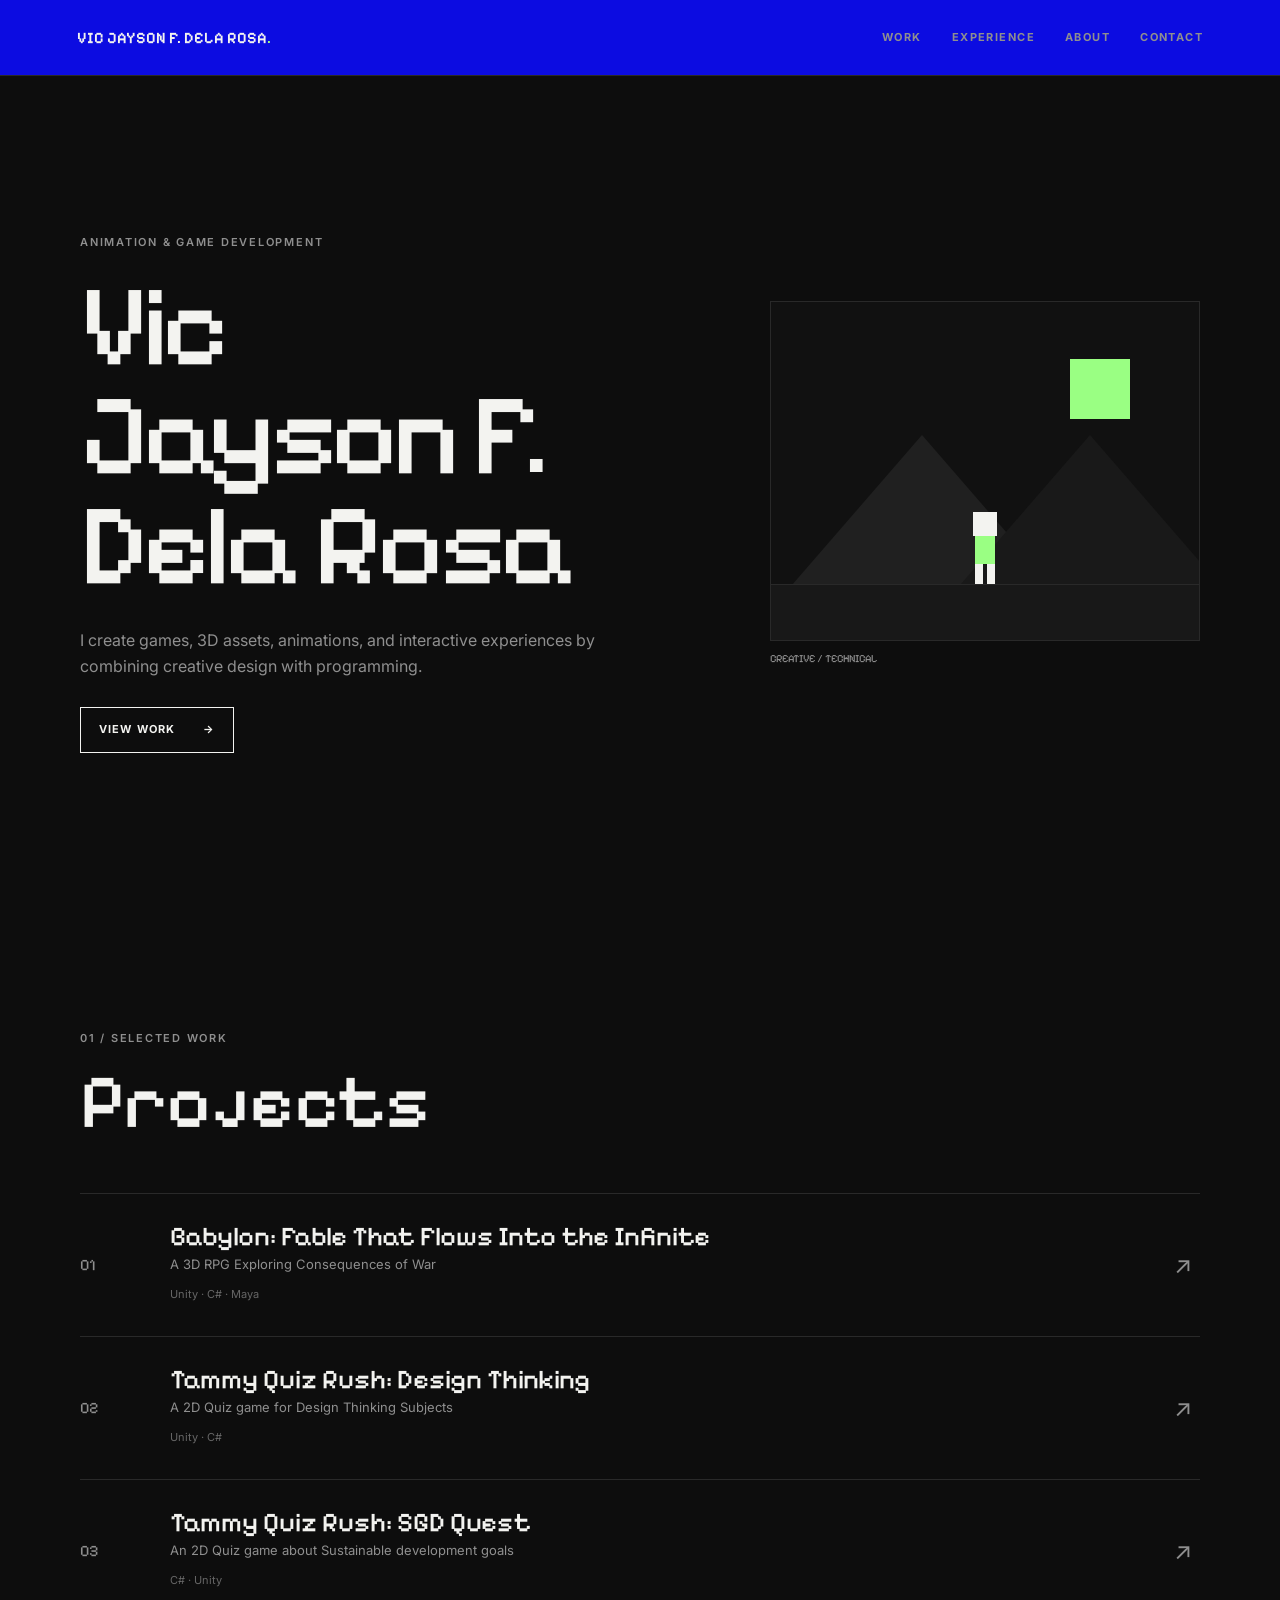
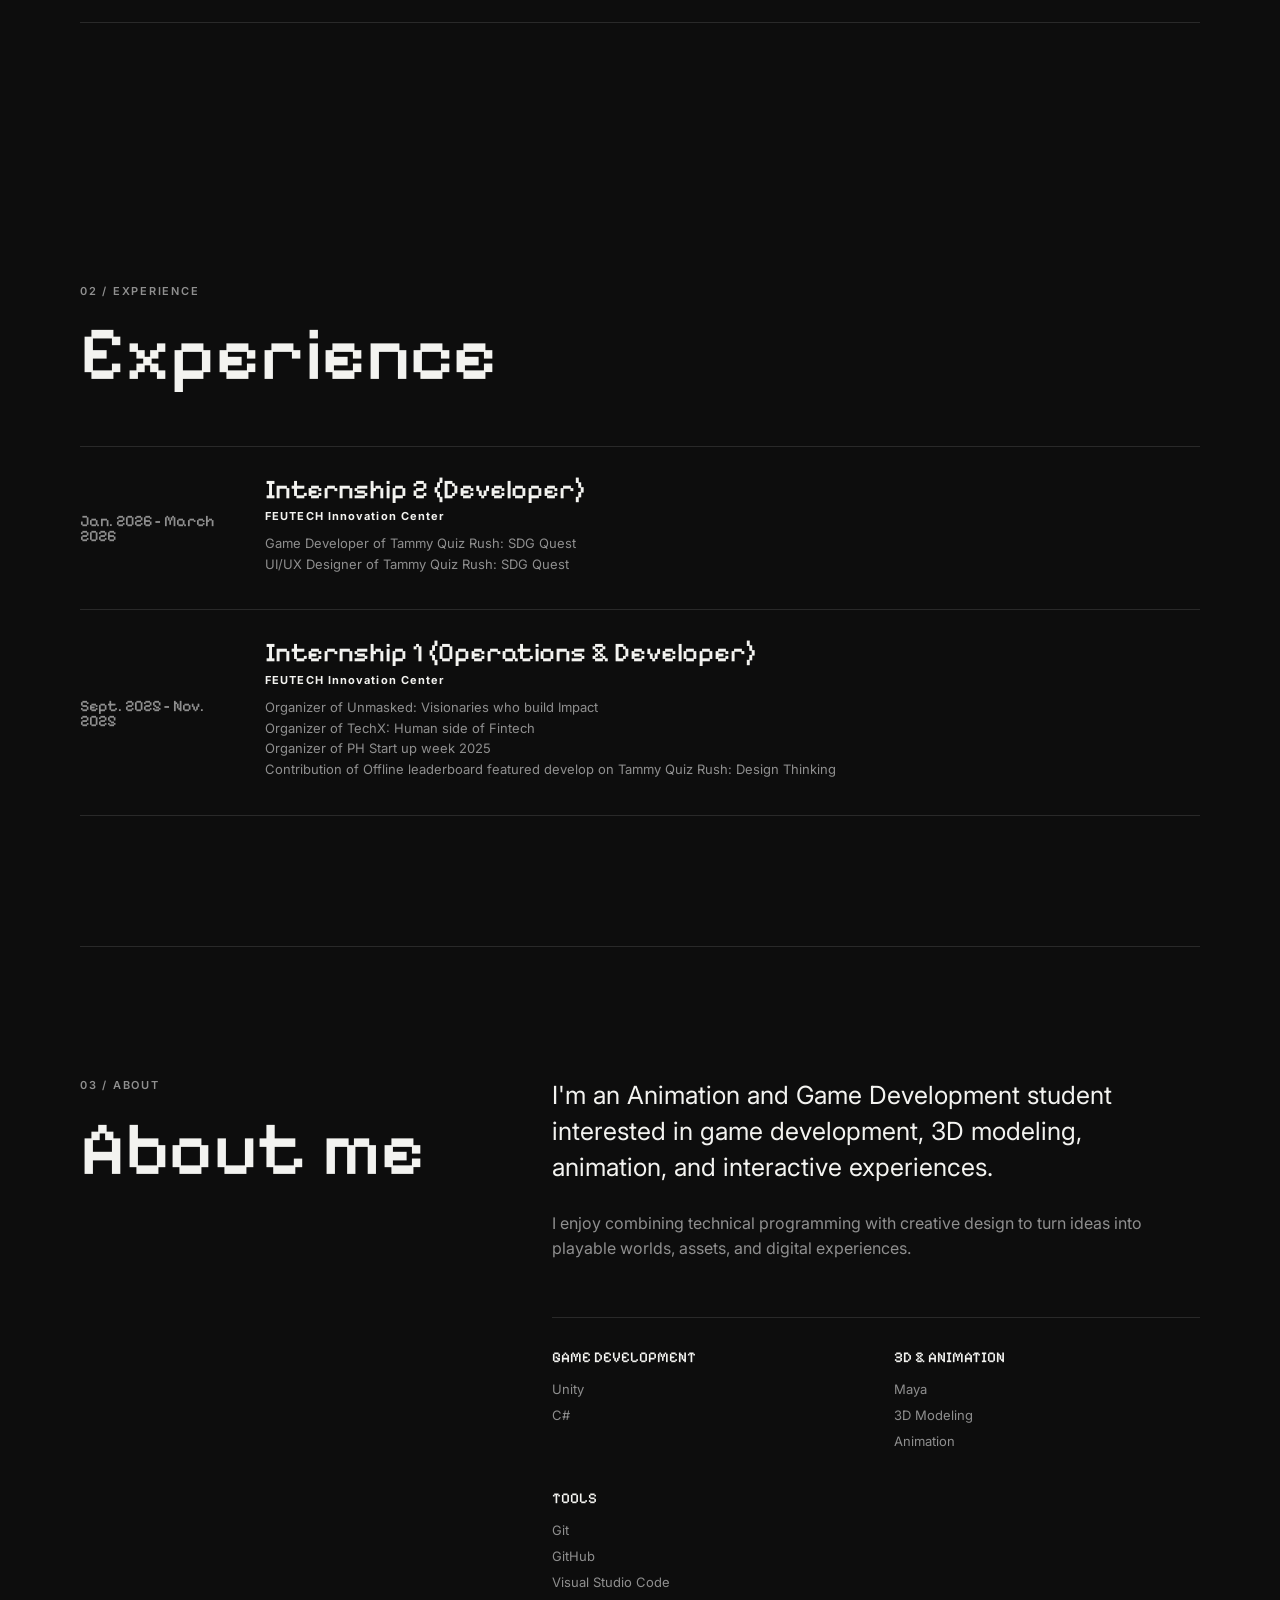
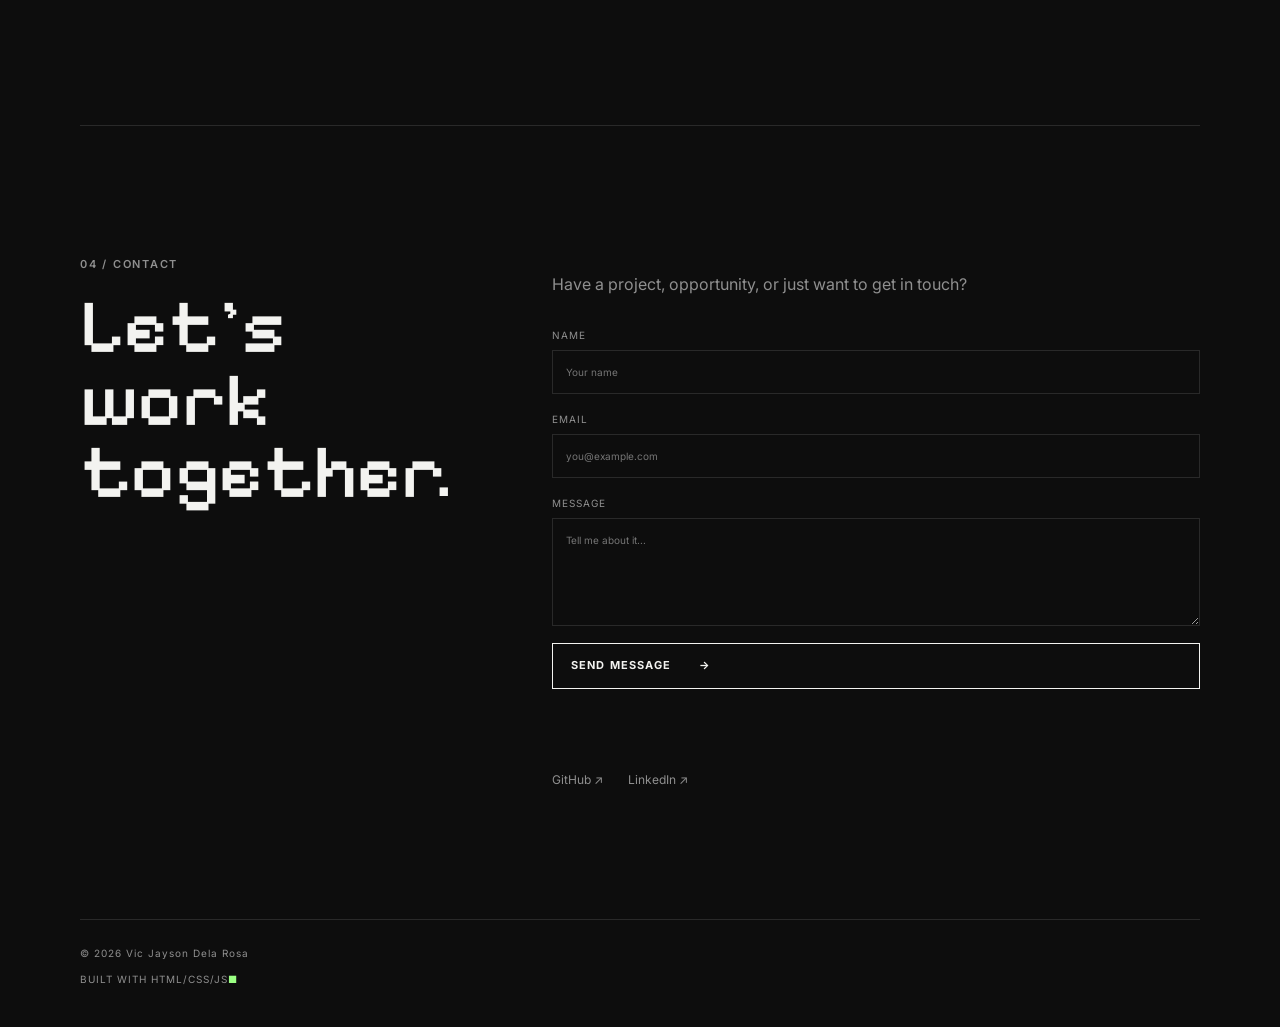
<file: index.html>
<!doctype html>
<html lang="en">
<head>
  <meta charset="UTF-8">
  <meta name="viewport" content="width=device-width, initial-scale=1.0">
  <meta http-equiv="refresh" content="0; url=my-portfolio/">
  <title>Vic Jayson F. Dela Rosa</title>
</head>
<body>
  <p>Redirecting to the portfolio...</p>
  <script>window.location.replace("my-portfolio/");</script>
</body>
</html>
</file>
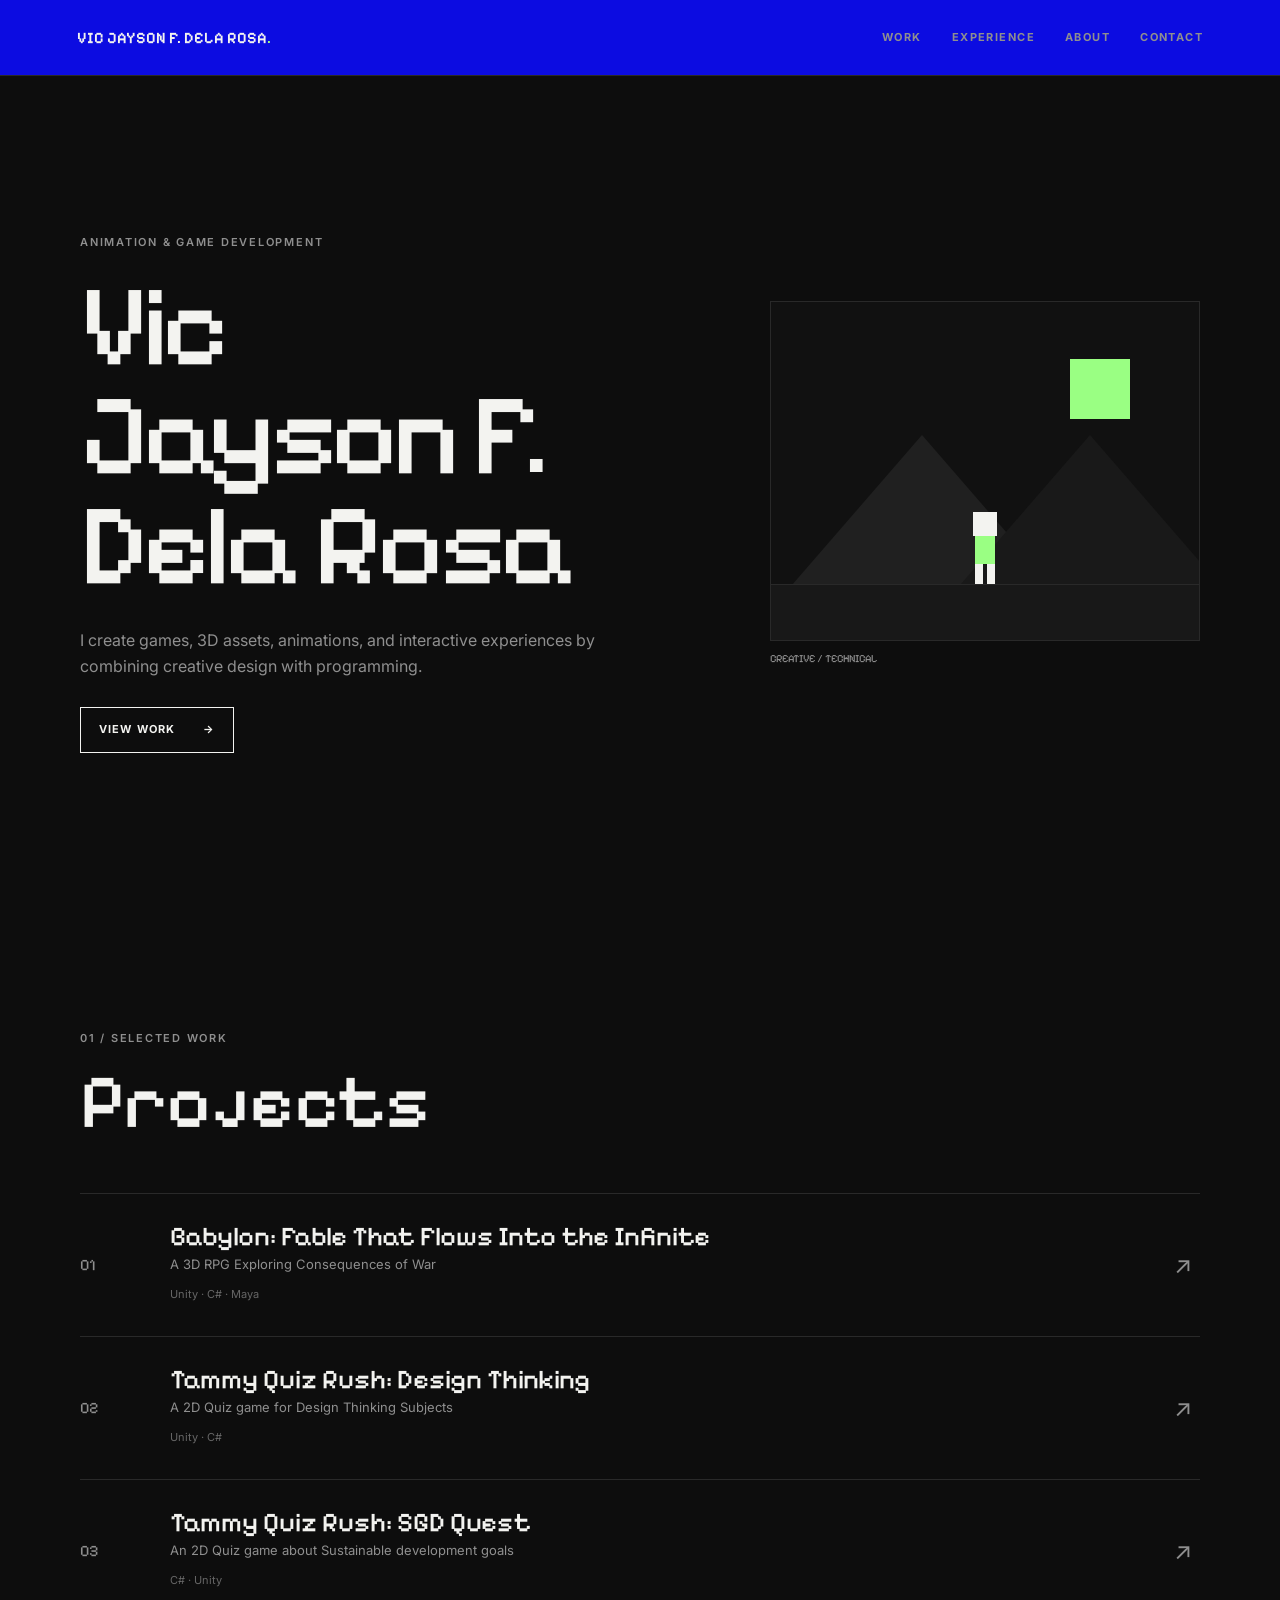
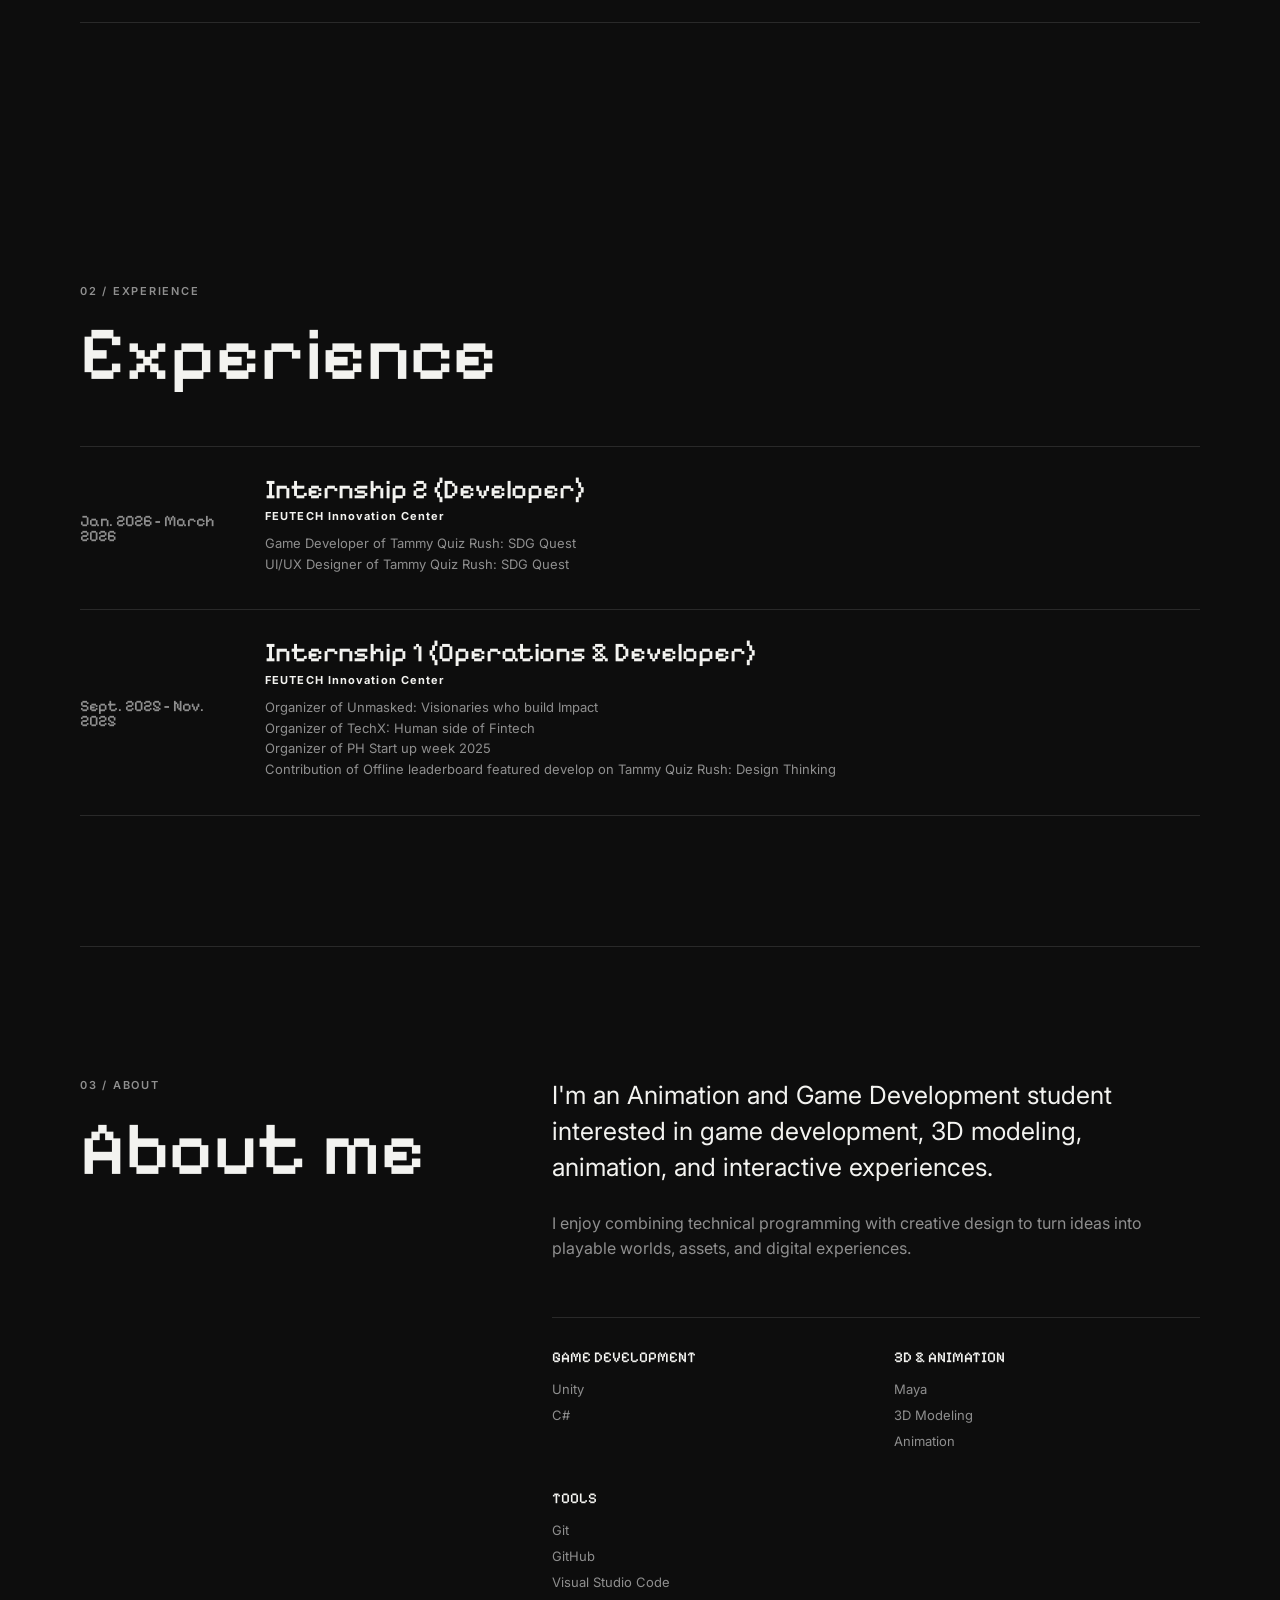
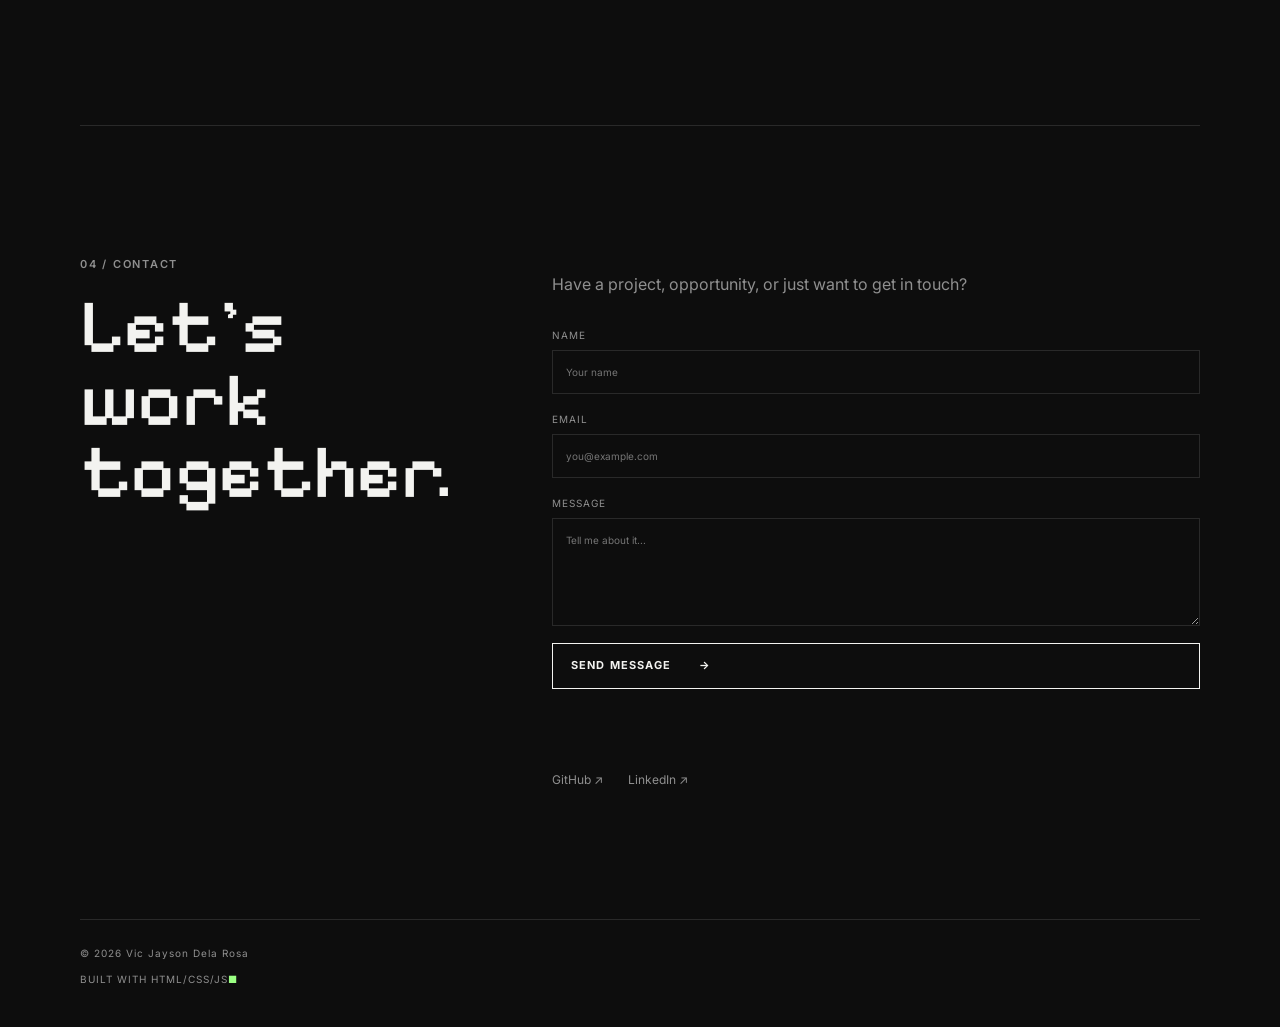
<file: my-portfolio/index.html>
<!DOCTYPE html>
<html lang="en">
<head>
<meta charset="UTF-8"><meta name="viewport" content="width=device-width, initial-scale=1.0">
<title>Vic Jayson Dela Rosa — Animation & Game Developer</title>
<link rel="preconnect" href="https://fonts.googleapis.com"><link rel="preconnect" href="https://fonts.gstatic.com" crossorigin>
<link href="https://fonts.googleapis.com/css2?family=Inter:wght@400;500;600;700&family=Pixelify+Sans:wght@400;500;600;700&display=swap" rel="stylesheet">
<link rel="stylesheet" href="style.css">
</head>
<body>
<header class="header"><a class="logo" href="#home">VIC JAYSON F. DELA ROSA<span>.</span></a><button id="menuBtn">☰</button>
<nav id="nav"><a href="#work">WORK</a><a href="#experience">EXPERIENCE</a><a href="#about">ABOUT</a><a href="#contact">CONTACT</a></nav></header>
<main>
<section class="hero" id="home"><div><p class="eyebrow">ANIMATION & GAME DEVELOPMENT</p><h1>Vic Jayson F.<br>Dela Rosa</h1><p class="intro">I create games, 3D assets, animations, and interactive experiences by combining creative design with programming.</p><a class="btn" href="#work">VIEW WORK <b>→</b></a></div>
<div class="pixel-visual"><div class="scene" role="img" aria-label="Pixel art landscape with mountains, sun, and character"><div class="sun"></div><div class="mountain a"></div><div class="mountain b"></div><div class="ground"></div><div class="person"><i class="head"></i><i class="body"></i><i class="leg l"></i><i class="leg r"></i></div></div><p>CREATIVE / TECHNICAL</p></div></section>

<section class="section" id="work"><div class="title"><span>01 / SELECTED WORK</span><h2>Projects</h2></div><div class="projects">
<article><small>01</small><div><h3>Babylon: Fable That Flows Into the Infinite</h3><p>A 3D RPG Exploring Consequences of War</p><em>Unity · C# · Maya</em></div><button class="open" data-id="babylon">↗</button></article>
<article><small>02</small><div><h3>Tammy Quiz Rush: Design Thinking</h3><p>A 2D Quiz game for Design Thinking Subjects</p><em>Unity · C#</em></div><button class="open" data-id="DesignThinking">↗</button></article>
<article><small>03</small><div><h3>Tammy Quiz Rush: SGD Quest</h3><p>An 2D Quiz game about Sustainable development goals</p><em>C# · Unity</em></div><button class="open" data-id="SDG">↗</button></article>
</div></section>

<section class="section" id="experience"><div class="title"><span>02 / EXPERIENCE</span><h2>Experience</h2></div><div class="timeline">
<article><time>Jan. 2026 - March 2026</time><div><h3>Internship 2 (Developer)</h3><strong>FEUTECH Innovation Center</strong><p>Game Developer of Tammy Quiz Rush: SDG Quest<br>UI/UX Designer of  Tammy Quiz Rush: SDG Quest</p></div></article>
<article><time>Sept. 2025 - Nov. 2025</time><div><h3>Internship 1 (Operations & Developer)</h3><strong>FEUTECH Innovation Center</strong><p>Organizer of Unmasked: Visionaries who build Impact<br>Organizer of TechX: Human side of Fintech<br>Organizer of PH Start up week 2025<br>Contribution of Offline leaderboard featured develop on Tammy Quiz Rush: Design Thinking</p></div></article>
</div></section>

<section class="section split" id="about"><div class="title"><span>03 / ABOUT</span><h2>About me</h2></div><div><p class="large">I'm an Animation and Game Development student interested in game development, 3D modeling, animation, and interactive experiences.</p><p class="muted">I enjoy combining technical programming with creative design to turn ideas into playable worlds, assets, and digital experiences.</p>
<div class="skills"><div><h4>GAME DEVELOPMENT</h4><p>Unity<br>C#</p></div><div><h4>3D & ANIMATION</h4><p>Maya<br>3D Modeling<br>Animation</p></div><div><h4>TOOLS</h4><p>Git<br>GitHub<br>Visual Studio Code</p></div></div></div></section>

<section class="section split" id="contact"><div class="title"><span>04 / CONTACT</span><h2>Let's work<br>together.</h2></div><div><p class="muted">Have a project, opportunity, or just want to get in touch?</p>
<form id="contactForm"><label>NAME<input required name="name" placeholder="Your name"></label><label>EMAIL<input required type="email" name="email" placeholder="you@example.com"></label><label>MESSAGE<textarea required name="message" rows="5" placeholder="Tell me about it..."></textarea></label><button class="btn" type="submit">SEND MESSAGE <b>→</b></button><p id="status"></p></form>
<div class="socials"><a href="https://github.com/Nanashi1215">GitHub ↗</a><a href="https://www.linkedin.com/in/vic-jayson-dela-rosa-59988a388/">LinkedIn ↗</a></div></div></section>
</main>
<footer><div><span>© 2026 Vic Jayson Dela Rosa</span><span>BUILT WITH HTML/CSS/JS<b>■</b></span></div></footer>

<div class="modal" id="modal"><div class="modalbox"><button id="close" aria-label="Close project popup">×</button><p class="eyebrow" id="mcat"></p><h2 id="mtitle"></h2><p id="mdesc"></p><strong id="mtools"></strong><img class="placeholder" id="projectImage" alt="Project image"><a id="demoLink" href="#">PLAY / DEMO ↗</a> &nbsp;&nbsp; <a id="githubLink" href="#">GITHUB ↗</a></div></div>
<script type="module" src="script.js"></script>
</body></html>
</file>
<file: my-portfolio/style.css>
footer > div:first-child {
  display: flex;
  flex-direction: column;
  gap: 10px;
}
:root {
  --bg: #0d0d0d;
  --surface: #151515;
  --text: #f3f3f0;
  --muted: #8f8f8f;
  --line: #292929;
  --accent: #9aff83;
  --pixel: "Pixelify Sans", sans-serif;
  --sans: "Inter", sans-serif;
}
* {
  box-sizing: border-box;
}
html {
  scroll-behavior: smooth;
}
body {
  margin: 0;
  background: var(--bg);
  color: var(--text);
  font-family: var(--sans);
  line-height: 1.6;
}
a {
  color: inherit;
  text-decoration: none;
}
button,
input,
textarea {
  font: inherit;
}
.header {
  height: 76px;
  position: sticky;
  top: 0;
  z-index: 10;
  display: flex;
  align-items: center;
  justify-content: space-between;
  padding: 0 6vw;
  background: #0d0deef2;
  backdrop-filter: blur(10px);
  border-bottom: 1px solid var(--line);
}
.logo {
  font: 600 16px var(--pixel);
}
.logo span,
footer b {
  color: var(--accent);
}
nav {
  display: flex;
  gap: 30px;
}
nav a {
  font-size: 11px;
  font-weight: 700;
  letter-spacing: 0.13em;
  color: var(--muted);
}
nav a:hover {
  color: var(--text);
}
#menuBtn {
  display: none;
  background: none;
  border: 0;
  color: var(--text);
  font-size: 20px;
}
.hero,
.section {
  width: min(1120px, 88vw);
  margin: auto;
}
.hero {
  min-height: calc(100vh - 76px);
  display: grid;
  grid-template-columns: 1fr 1fr;
  align-items: center;
  gap: 70px;
  padding: 70px 0;
}
.eyebrow,
.title > span {
  font-size: 11px;
  font-weight: 600;
  letter-spacing: 0.16em;
  color: var(--muted);
}
h1,
h2,
h3,
time {
  font-family: var(--pixel);
  font-weight: 500;
  line-height: 0.95;
}
h1 {
  font-size: clamp(64px, 9vw, 118px);
  letter-spacing: -0.05em;
  margin: 20px 0;
}
h2 {
  font-size: clamp(48px, 6vw, 76px);
  margin: 0;
}
h3 {
  font-size: 27px;
  margin: 0;
}
.intro {
  max-width: 520px;
  color: var(--muted);
  margin: 28px 0;
}
.btn {
  display: inline-flex;
  gap: 28px;
  padding: 13px 18px;
  border: 1px solid var(--text);
  background: transparent;
  color: var(--text);
  font-size: 11px;
  font-weight: 700;
  letter-spacing: 0.1em;
  cursor: pointer;
}
.btn:hover {
  background: var(--text);
  color: var(--bg);
}
.pixel-visual {
  width: min(430px, 100%);
  justify-self: end;
  color: var(--muted);
}
.scene {
  height: 340px;
  background: #111;
  border: 1px solid var(--line);
  position: relative;
  overflow: hidden;
}
.sun {
  position: absolute;
  width: 52px;
  height: 52px;
  right: 18%;
  top: 17%;
  background: var(--accent);
  box-shadow: 8px 0 var(--accent), 0 8px var(--accent), 8px 8px var(--accent);
}
.mountain {
  position: absolute;
  bottom: 55px;
  width: 0;
  height: 0;
  border-left: 130px solid transparent;
  border-right: 130px solid transparent;
  border-bottom: 150px solid #202020;
}
.mountain.a {
  left: 5%;
}
.mountain.b {
  right: -5%;
  border-bottom-color: #191919;
}
.ground {
  position: absolute;
  bottom: 0;
  left: 0;
  right: 0;
  height: 56px;
  background: #181818;
  border-top: 1px solid var(--line);
}
.person {
  position: absolute;
  left: 50%;
  bottom: 56px;
  width: 28px;
  height: 72px;
  transform: translateX(-50%);
}
.person i {
  display: block;
}
.head {
  width: 24px;
  height: 24px;
  margin: auto;
  background: var(--text);
}
.body {
  width: 20px;
  height: 28px;
  margin: auto;
  background: var(--accent);
}
.leg {
  position: absolute !important;
  bottom: 0;
  width: 8px;
  height: 20px;
  background: var(--text);
}
.leg.l {
  left: 4px;
}
.leg.r {
  right: 4px;
}
.sun {
  position: absolute;
  width: 52px;
  height: 52px;
  right: 18%;
  top: 17%;
  background: var(--accent);
  box-shadow:
    8px 0 var(--accent),
    0 8px var(--accent),
    8px 8px var(--accent);
}
.mountain {
  position: absolute;
  bottom: 55px;
  width: 0;
  height: 0;
  border-left: 130px solid transparent;
  border-right: 130px solid transparent;
  border-bottom: 150px solid #202020;
}
.mountain.a {
  left: 5%;
}
.mountain.b {
  right: -5%;
  border-bottom-color: #191919;
}
.ground {
  position: absolute;
  bottom: 0;
  left: 0;
  right: 0;
  height: 56px;
  background: #181818;
  border-top: 1px solid #292929;
}
.person {
  position: absolute;
  left: 50%;
  bottom: 56px;
  width: 28px;
  height: 72px;
  transform: translateX(-50%);
}
.person i {
  display: block;
}
.head {
  width: 24px;
  height: 24px;
  margin: auto;
  background: var(--text);
}
.body {
  width: 20px;
  height: 28px;
  margin: auto;
  background: var(--accent);
}
.leg {
  position: absolute !important;
  bottom: 0;
  width: 8px;
  height: 20px;
  background: var(--text);
}
.leg.l {
  left: 4px;
}
.leg.r {
  right: 4px;
}
.pixel-visual > p {
  font: 11px var(--pixel);
}
.section {
  padding: 130px 0;
}
.title {
  margin-bottom: 55px;
}
.title > span {
  display: block;
  margin-bottom: 18px;
}
.projects,
.timeline {
  border-top: 1px solid var(--line);
}
.project {
}
.projects article,
.timeline article {
  display: grid;
  grid-template-columns: 65px 1fr 35px;
  gap: 25px;
  align-items: center;
  padding: 30px 0;
  border-bottom: 1px solid var(--line);
}
.projects article:hover {
  padding-left: 12px;
}
.projects small {
  font: 16px var(--pixel);
  color: var(--muted);
}
.projects p,
.timeline p {
  margin: 5px 0;
  color: var(--muted);
  font-size: 13px;
}
.projects em {
  font-style: normal;
  color: #666;
  font-size: 11px;
}
.open {
  border: 0;
  background: none;
  color: var(--muted);
  font-size: 24px;
  cursor: pointer;
}
.open:hover {
  color: var(--accent);
}
.timeline article {
  grid-template-columns: 160px 1fr;
}
.timeline time {
  color: var(--muted);
}
.timeline strong {
  font-size: 11px;
  letter-spacing: 0.1em;
}
.split {
  display: grid;
  grid-template-columns: 35% 1fr;
  gap: 80px;
  border-top: 1px solid var(--line);
}
.large {
  font-size: 25px;
  line-height: 1.45;
  margin-top: 0;
}
.muted {
  color: var(--muted);
}
.skills {
  display: grid;
  grid-template-columns: 1fr 1fr;
  gap: 35px;
  margin-top: 55px;
  border-top: 1px solid var(--line);
  padding-top: 30px;
}
.skills h4 {
  font: 500 15px var(--pixel);
  margin: 0 0 10px;
}
.skills p {
  color: var(--muted);
  font-size: 13px;
  line-height: 2;
  margin: 0;
}
form {
  display: grid;
  gap: 17px;
  margin-top: 30px;
}
label {
  font-size: 10px;
  color: var(--muted);
  letter-spacing: 0.1em;
}
input,
textarea {
  display: block;
  width: 100%;
  margin-top: 7px;
  padding: 13px;
  background: transparent;
  color: var(--text);
  border: 1px solid var(--line);
  outline: 0;
}
input:focus,
textarea:focus {
  border-color: var(--text);
}
textarea {
  resize: vertical;
}
#status {
  font-size: 12px;
  color: var(--accent);
}
.socials {
  display: flex;
  gap: 25px;
  margin-top: 40px;
  color: var(--muted);
  font-size: 12px;
}
.socials a:hover {
  color: var(--text);
}
footer {
  width: 88vw;
  max-width: 1120px;
  margin: auto;
  padding: 25px 0 40px;
  border-top: 1px solid var(--line);
  display: flex;
  justify-content: space-between;
  color: var(--muted);
  font-size: 10px;
  letter-spacing: 0.1em;
}
.modal {
  display: none;
  position: fixed;
  inset: 0;
  z-index: 30;
  background: #000d;
  padding: 30px;
  place-items: center;
  overflow-y: auto;
}
.modal.show {
  display: grid;
}
.modalbox {
  position: relative;
  width: min(900px, 100%);
  max-height: calc(100vh - 60px);
  overflow-y: auto;
  padding: 45px;
  background: var(--surface);
  border: 1px solid var(--line);
}
#close {
  position: absolute;
  right: 18px;
  top: 10px;
  background: none;
  border: 0;
  color: var(--muted);
  font-size: 28px;
  cursor: pointer;
}
.modalbox h2 {
  margin: 8px 0 20px;
}
.modalbox > p {
  color: var(--muted);
}
#mtools {
  font-family: var(--pixel);
}
.placeholder {
  width: 100%;
  max-height: min(65vh, 720px);
  min-height: 120px;
  margin: 25px 0;
  background: #101010;
  border: 1px dashed #333;
  display: block;
  object-fit: contain;
  object-position: center;
}
.modalbox a:hover {
  color: var(--accent);
}
@media (max-width: 800px) {
  .header {
    height: 64px;
  }
  nav {
    display: none;
    position: absolute;
    top: 64px;
    left: 0;
    right: 0;
    padding: 20px 6vw;
    flex-direction: column;
    background: var(--bg);
    border-bottom: 1px solid var(--line);
  }
  nav.open {
    display: flex;
  }
  #menuBtn {
    display: block;
  }
  .hero {
    grid-template-columns: 1fr;
    min-height: auto;
    padding: 100px 0;
  }
  .pixel-visual {
    justify-self: start;
  }
  .section {
    padding: 90px 0;
  }
  .projects article {
    grid-template-columns: 35px 1fr 25px;
  }
  .projects h3 {
    font-size: 21px;
  }
  .timeline article,
  .split {
    grid-template-columns: 1fr;
    gap: 30px;
  }
  .skills {
    grid-template-columns: 1fr;
  }
  footer {
    flex-direction: column;
    gap: 10px;
  }
  .modal {
    padding: 15px;
  }
  .modalbox {
    max-height: calc(100vh - 30px);
    padding: 40px 20px 25px;
  }
  .placeholder {
    max-height: 60vh;
  }
}
</file>
